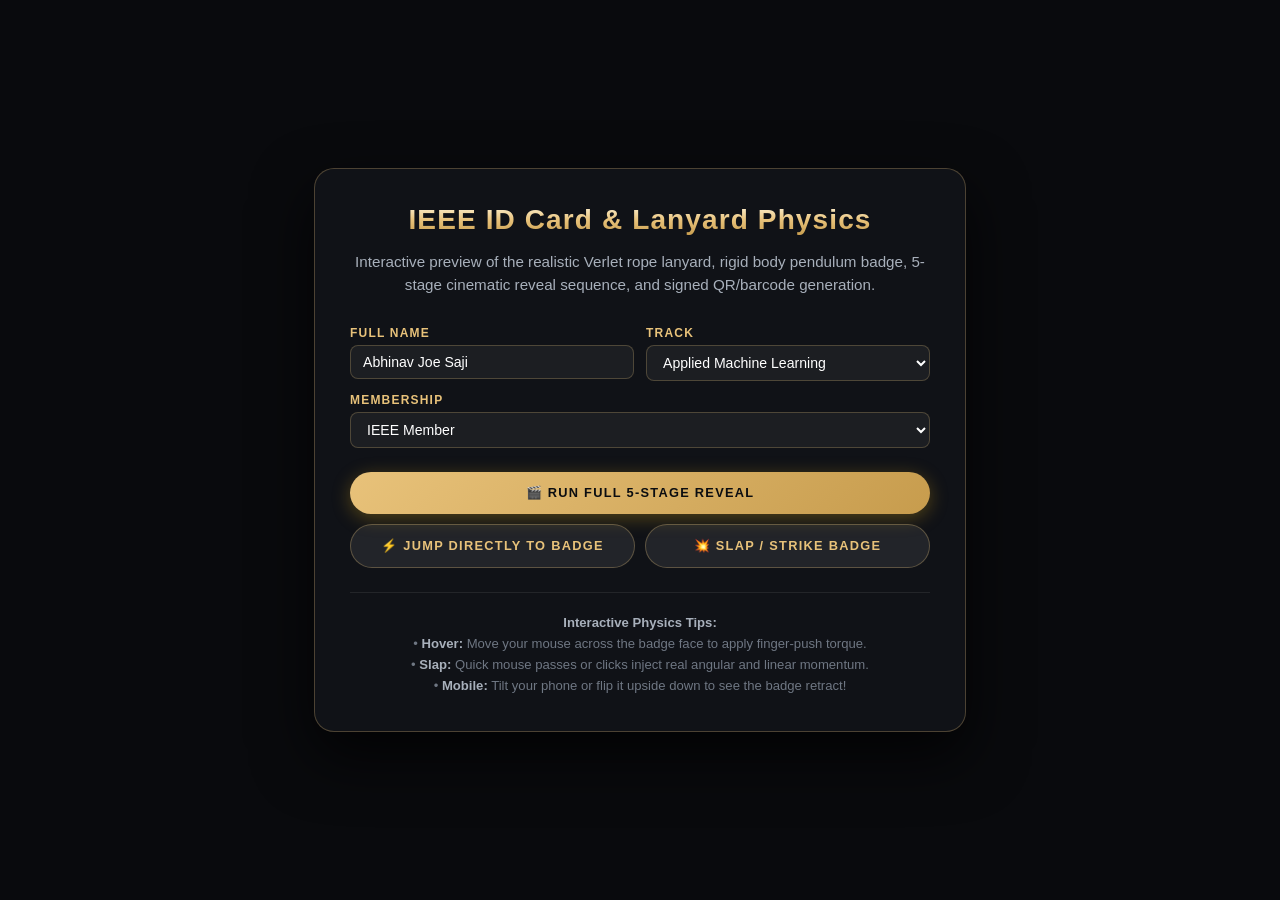
<file: ID card/index.html>
<!DOCTYPE html>
<html lang="en">
<head>
  <meta charset="UTF-8">
  <meta name="viewport" content="width=device-width, initial-scale=1.0">
  <title>Interactive ID Card & Lanyard Physics Demo</title>
  <link rel="stylesheet" href="id-card.css">
  <style>
    /* Demo Playground Host Styles */
    body {
      margin: 0;
      padding: 0;
      background: #090a0d;
      color: #e9ecf1;
      font-family: -apple-system, BlinkMacSystemFont, "Segoe UI", Roboto, sans-serif;
      min-height: 100vh;
      display: flex;
      flex-direction: column;
      align-items: center;
      justify-content: center;
      overflow-x: hidden;
    }

    .demo-panel {
      position: relative;
      z-index: 10;
      background: rgba(18, 20, 26, 0.88);
      border: 1px solid rgba(232, 194, 122, 0.28);
      border-radius: 20px;
      padding: 2.2rem;
      max-width: 580px;
      width: 90%;
      box-shadow: 0 24px 60px rgba(0, 0, 0, 0.75);
      backdrop-filter: blur(16px);
      text-align: center;
    }

    .demo-title {
      margin: 0 0 0.5rem;
      font-size: 1.75rem;
      font-weight: 800;
      letter-spacing: 0.04em;
      background: linear-gradient(180deg, #fff6dd 0%, #e8c27a 50%, #c79c4d 100%);
      -webkit-background-clip: text;
      -webkit-text-fill-color: transparent;
    }

    .demo-desc {
      color: #a8b0bb;
      font-size: 0.95rem;
      line-height: 1.5;
      margin-bottom: 1.8rem;
    }

    .control-grid {
      display: grid;
      grid-template-columns: 1fr 1fr;
      gap: 12px;
      margin-bottom: 1.5rem;
      text-align: left;
    }

    .control-group {
      display: flex;
      flex-direction: column;
      gap: 5px;
    }

    .control-group.full {
      grid-column: 1 / -1;
    }

    .control-group label {
      font-size: 0.75rem;
      font-weight: 700;
      text-transform: uppercase;
      letter-spacing: 0.1em;
      color: #e8c27a;
    }

    .control-group input,
    .control-group select {
      background: rgba(255, 255, 255, 0.05);
      border: 1px solid rgba(232, 194, 122, 0.25);
      border-radius: 8px;
      padding: 8px 12px;
      color: #ffffff;
      font-size: 0.88rem;
    }

    .demo-actions {
      display: flex;
      flex-direction: column;
      gap: 10px;
    }

    .action-row {
      display: flex;
      gap: 10px;
    }

    .btn-demo {
      flex: 1;
      padding: 0.85rem 1.2rem;
      border-radius: 999px;
      font-weight: 700;
      letter-spacing: 0.1em;
      text-transform: uppercase;
      font-size: 0.8rem;
      cursor: pointer;
      border: none;
      transition: all 0.25s ease;
    }

    .btn-demo-primary {
      background: linear-gradient(135deg, #e8c27a 0%, #c79c4d 100%);
      color: #0b0d10;
      box-shadow: 0 4px 18px rgba(212, 160, 23, 0.35);
    }
    .btn-demo-primary:hover {
      transform: translateY(-2px);
      box-shadow: 0 8px 24px rgba(212, 160, 23, 0.5);
    }

    .btn-demo-secondary {
      background: rgba(255, 255, 255, 0.08);
      color: #e8c27a;
      border: 1px solid rgba(232, 194, 122, 0.3);
    }
    .btn-demo-secondary:hover {
      background: rgba(255, 255, 255, 0.14);
      transform: translateY(-2px);
    }

    .instructions {
      margin-top: 1.5rem;
      padding-top: 1.2rem;
      border-top: 1px solid rgba(255, 255, 255, 0.08);
      font-size: 0.82rem;
      color: #6f7783;
      line-height: 1.6;
    }
    .instructions strong {
      color: #a8b0bb;
    }
  </style>
</head>
<body>

  <!-- Demo Launcher Panel -->
  <div class="demo-panel">
    <h1 class="demo-title">IEEE ID Card & Lanyard Physics</h1>
    <p class="demo-desc">
      Interactive preview of the realistic Verlet rope lanyard, rigid body pendulum badge, 
      5-stage cinematic reveal sequence, and signed QR/barcode generation.
    </p>

    <div class="control-grid">
      <div class="control-group">
        <label for="demoName">Full Name</label>
        <input type="text" id="demoName" value="Abhinav Joe Saji">
      </div>
      <div class="control-group">
        <label for="demoTrack">Track</label>
        <select id="demoTrack">
          <option value="Applied Machine Learning" selected>Applied Machine Learning</option>
          <option value="Embedded & IoT Systems">Embedded & IoT Systems</option>
          <option value="Modern Web Engineering">Modern Web Engineering</option>
          <option value="Cybersecurity Foundations">Cybersecurity Foundations</option>
          <option value="Robotics & Control">Robotics & Control</option>
        </select>
      </div>
      <div class="control-group full">
        <label for="demoMember">Membership</label>
        <select id="demoMember">
          <option value="Yes" selected>IEEE Member</option>
          <option value="No">Non-Member</option>
        </select>
      </div>
    </div>

    <div class="demo-actions">
      <button class="btn-demo btn-demo-primary" id="btnLaunchSequence">
        🎬 Run Full 5-Stage Reveal
      </button>
      <div class="action-row">
        <button class="btn-demo btn-demo-secondary" id="btnJumpToComplete">
          ⚡ Jump Directly to Badge
        </button>
        <button class="btn-demo btn-demo-secondary" id="btnStrike">
          💥 Slap / Strike Badge
        </button>
      </div>
    </div>

    <div class="instructions">
      <strong>Interactive Physics Tips:</strong><br>
      • <strong>Hover:</strong> Move your mouse across the badge face to apply finger-push torque.<br>
      • <strong>Slap:</strong> Quick mouse passes or clicks inject real angular and linear momentum.<br>
      • <strong>Mobile:</strong> Tilt your phone or flip it upside down to see the badge retract!
    </div>
  </div>

      <!-- ============================================================
       NEW CYBERNETIC VYORA '26 ID CARD MODAL & LANYARD
       ============================================================ -->
  <div class="id-card-overlay" id="idCardOverlay" role="dialog" aria-modal="true" aria-labelledby="idCardName" hidden>

    <!-- Ambient background bokeh -->
    <div class="id-card-bg" aria-hidden="true">
      <span class="bokeh b1"></span>
      <span class="bokeh b2"></span>
    </div>

    <!-- Stage 4 particle motes -->
    <div class="id-particles" aria-hidden="true">
      <i></i><i></i><i></i><i></i><i></i><i></i><i></i><i></i>
    </div>

    <!-- Close button (×) -->
    <button class="id-card-close" id="idCardClose" aria-label="Close badge">
      <svg width="18" height="18" viewBox="0 0 24 24" fill="none" stroke="currentColor" stroke-width="2.5" stroke-linecap="round" aria-hidden="true">
        <line x1="18" y1="6" x2="6" y2="18"/><line x1="6" y1="6" x2="18" y2="18"/>
      </svg>
    </button>

    <!-- ===== STAGE 1 — INITIATE ===== -->
    <div class="id-stage id-stage-initiate">
      <div class="id-check">
        <svg viewBox="0 0 24 24" fill="none" stroke="currentColor" stroke-width="2.5" stroke-linecap="round" stroke-linejoin="round" aria-hidden="true">
          <path d="M4 12.5 10 18.5 20 6.5"/>
        </svg>
      </div>
      <h2 class="id-stage-title">Registration Confirmed</h2>
      <p class="id-stage-sub">Preparing your event ID card…</p>
    </div>

    <!-- ===== STAGE 2 — GENERATE ===== -->
    <div class="id-stage id-stage-generate">
      <div class="id-wireframe">
        <div class="id-wire-logo">
          <span>VYORA '26</span>
        </div>
        <div class="id-wire-status">SYNTHESIZING PASS…</div>
      </div>
    </div>

    <!-- Lanyard SVG & Rigid Card Swing Structure -->
    <div id="idCardWrapper">
      <div class="id-card-lanyard" id="idCardLanyard" aria-hidden="true">
        <svg class="ly-svg" id="lySvg" xmlns="http://www.w3.org/2000/svg" aria-hidden="true">
          <defs>
            <linearGradient id="lyChrome" x1="0" y1="0" x2="1" y2="0">
              <stop offset="0"   stop-color="#5f6367"/>
              <stop offset=".2"  stop-color="#9aa0a5"/>
              <stop offset=".4"  stop-color="#d9dee2"/>
              <stop offset=".5"  stop-color="#f4f7f9"/>
              <stop offset=".6"  stop-color="#d9dee2"/>
              <stop offset=".8"  stop-color="#9aa0a5"/>
              <stop offset="1"   stop-color="#5f6367"/>
            </linearGradient>
            <filter id="lyMetal" x="-60%" y="-60%" width="220%" height="220%">
              <feDropShadow dx="0" dy="1" stdDeviation="1" flood-color="#000" flood-opacity=".5"/>
            </filter>
          </defs>

          <!-- Back rim of O-ring -->
          <circle class="ly-ring-arc" id="lyRingBackC" r="9"/>

          <!-- 2 Woven cloth strands -->
          <g id="lyStrands">
            <path class="ly-s" id="lyStrandLEdge"   stroke-width="24"/>
            <path class="ly-s" id="lyStrandREdge"   stroke-width="24"/>
            <path class="ly-s" id="lyStrandLMid"    stroke-width="19"/>
            <path class="ly-s" id="lyStrandRMid"    stroke-width="19"/>
            <path class="ly-s" id="lyStrandLCore"   stroke-width="13"/>
            <path class="ly-s" id="lyStrandRCore"   stroke-width="13"/>
            <path class="ly-s" id="lyStrandLSheen"  stroke-width="3"/>
            <path class="ly-s" id="lyStrandRSheen"  stroke-width="3"/>
            <path class="ly-s" id="lyStrandLStitch" stroke-width="1.25"/>
            <path class="ly-s" id="lyStrandRStitch" stroke-width="1.25"/>
          </g>

          <!-- Front rim of O-ring -->
          <path class="ly-ring-arc" id="lyRingFrontC" d="M9,0 A9,9 0 0 1 -9,0"/>

          <!-- Chrome Swivel Lobster-Claw Snap-Hook (clasp loops through slot hole) -->
          <g id="lyHookG">
            <line class="ly-hook" x1="0" y1="-20" x2="0" y2="-9" stroke-width="2.8"/>
            <rect class="ly-hook-fill" x="-4.5" y="-9" width="9" height="9.5" rx="2.5"/>
            <path class="ly-hook" d="M-3,-1 v12 a4,4 0 1 0 7,-3.5" stroke-width="2.8"/>
          </g>
        </svg>
      </div>

      <!-- Container with rigid pendulum swing group -->
      <div class="id-card-container" id="idCardContainer">
        <div class="id-card-swing" id="idCardSwing">
          <article class="id-card" id="idCard">

            <!-- Inside Interior Container (100% contained within yellow area) -->
            <div class="vy-card-interior">
              <div class="vy-card-gloss"></div>

              <!-- 1. Top Brand Row -->
              <div class="vy-top-row">
                <div class="vy-brand">
                  <svg class="vy-diamond" width="18" height="18" viewBox="0 0 32 32" fill="none">
                    <path d="M16 2 30 16 16 30 2 16Z" fill="#000" opacity=".2"/>
                    <path d="M16 2 30 16 16 30 2 16Z" stroke="#000" stroke-width="2.5"/>
                    <circle cx="16" cy="16" r="3.5" fill="#000"/>
                    <line x1="16" y1="2" x2="16" y2="30" stroke="#000" stroke-width="2"/>
                    <line x1="6" y1="16" x2="26" y2="16" stroke="#000" stroke-width="2"/>
                  </svg>
                  <div class="vy-brand-labels">
                    <span>IEEE</span>
                    <span>VJEC SB</span>
                  </div>
                </div>
              </div>

              <!-- 2. Big Pixel Header: VYORA 26 -->
              <div class="vy-title-block">
                <div class="vy-title-text">
                  <span class="vy-char">V</span><span class="vy-char">Y</span><span class="vy-black-hole" aria-label="O"></span><span class="vy-char">R</span><span class="vy-char">A</span>
                </div>
                <div class="vy-year-text">26</div>
                <div class="vy-slogan">IDEAS • PEOPLE • TECH • A BIGGER TOMORROW</div>
              </div>

              <!-- 3. Middle Section -->
              <div class="vy-mid-section">
                <div class="vy-left-side">
                  <div class="vy-side-quote">
                    <span>NOT</span>
                    <span>JUST</span>
                    <span>AN</span>
                    <span>EVENT</span>
                    <span>A</span>
                    <span>MOVEMENT</span>
                  </div>
                  <div class="vy-quote-bar"></div>
                </div>

                <div class="vy-center-avatar">
                  <div class="vy-avatar-frame-border">
                    <div class="vy-avatar-inner">
                      <div class="vy-avatar-circle" id="idCardAvatar">
                        <svg viewBox="0 0 48 48" fill="none">
                          <circle cx="24" cy="18" r="8.5" fill="#1b1b1b"/>
                          <ellipse cx="24" cy="41" rx="14" ry="12.5" fill="#1b1b1b"/>
                        </svg>
                      </div>
                    </div>
                  </div>
                </div>

                <div class="vy-right-side">
                  <div class="vy-slashes">///</div>
                  <div class="vy-vertical-pill" id="idCardRole">PARTICIPANT</div>
                </div>
              </div>

              <!-- 4. Name Box -->
              <div class="vy-name-box">
                <h3 class="vy-name" id="idCardName">Abhin Joe Saji</h3>
                <span class="vy-subrole" id="idCardSubrole">PARTICIPANT</span>
              </div>

              <!-- 5. Bottom Grid -->
              <div class="vy-bottom-grid">
                <div class="vy-info-panel">
                  <div class="vy-info-row">
                    <svg class="vy-icon" viewBox="0 0 24 24" fill="none" stroke="#eaff00" stroke-width="2" stroke-linecap="round" stroke-linejoin="round">
                      <path d="M22 10v6M2 10l10-5 10 5-10 5z"/>
                      <path d="M6 12v5c0 3 6 3 6 3s6 0 6-3v-5"/>
                    </svg>
                    <span class="vy-info-text">VIMAL JYOTHI<br>ENGINEERING COLLEGE</span>
                  </div>
                  <div class="vy-info-row">
                    <svg class="vy-icon" viewBox="0 0 24 24" fill="none" stroke="#eaff00" stroke-width="2" stroke-linecap="round" stroke-linejoin="round">
                      <path d="M17 21v-2a4 4 0 0 0-4-4H5a4 4 0 0 0-4 4v2"/>
                      <circle cx="9" cy="7" r="4"/>
                      <path d="M23 21v-2a4 4 0 0 0-3-3.87"/>
                      <path d="M16 3.13a4 4 0 0 1 0 7.75"/>
                    </svg>
                    <span class="vy-info-text" id="idCardTrack">APPLIED MACHINE<br>LEARNING</span>
                  </div>
                  <div class="vy-info-row">
                    <div class="vy-icon-box">#</div>
                    <span class="vy-info-text vy-id-highlight" id="idCardRegId">ID: VYORA26-PT-0137</span>
                  </div>
                </div>

                <div class="vy-qr-panel">
                  <div class="vy-qr-bracket-frame">
                    <div class="vy-qr-container" id="idCardQr"></div>
                  </div>
                  <div class="vy-qr-subtext">[ SCAN TO VERIFY ]</div>
                </div>
              </div>

              <!-- 6. Footer Slogan -->
              <div class="vy-footer-bar">
                <span class="vy-bracket-l">[&gt;</span>
                <span class="vy-footer-txt">BE A PART OF SOMETHING BIGGER</span>
                <span class="vy-bracket-r">&lt;]</span>
              </div>

            </div> <!-- end .vy-card-interior -->

          </article>
        </div>
      </div>
    </div>

    <!-- STAGE 5 Actions (Positioned cleanly at screen bottom) -->
    <div class="id-card-actions">
      <button class="btn-gold" id="downloadQrBtn" type="button">⬇&nbsp; Download Ticket</button>
      <p class="id-card-hint">Show this badge at the registration desk.</p>
    </div>
  </div>

  <script src="id-card.js"></script>
  <script>
    document.addEventListener('DOMContentLoaded', () => {
      const controller = new IDCard.Controller();

      function getFormData() {
        return {
          name: document.getElementById('demoName').value || 'Abhinav Joe Saji',
          track: document.getElementById('demoTrack').value,
          is_ieee_member: document.getElementById('demoMember').value
        };
      }

      // Launch full sequence
      document.getElementById('btnLaunchSequence').addEventListener('click', () => {
        controller.runSequence(getFormData());
      });

      // Jump directly to complete stage
      document.getElementById('btnJumpToComplete').addEventListener('click', () => {
        controller.populateCard(getFormData());
        const overlay = document.getElementById('idCardOverlay');
        overlay.hidden = false;
        overlay.classList.add('open');
        controller.setStage('stage-complete');
      });

      // Strike / Slap badge
      document.getElementById('btnStrike').addEventListener('click', () => {
        const geom = controller.lanyard.cardGeom();
        if (geom) {
          controller.lanyard.strike(geom.cx + 50, geom.top + 100, 800, 200, 2.2);
        } else {
          // If closed, open first then strike
          controller.populateCard(getFormData());
          const overlay = document.getElementById('idCardOverlay');
          overlay.hidden = false;
          overlay.classList.add('open');
          controller.setStage('stage-complete');
          setTimeout(() => {
            const g = controller.lanyard.cardGeom();
            if (g) controller.lanyard.strike(g.cx + 50, g.top + 100, 800, 200, 2.2);
          }, 300);
        }
      });
    });
  </script>
</body>
</html>
</file>
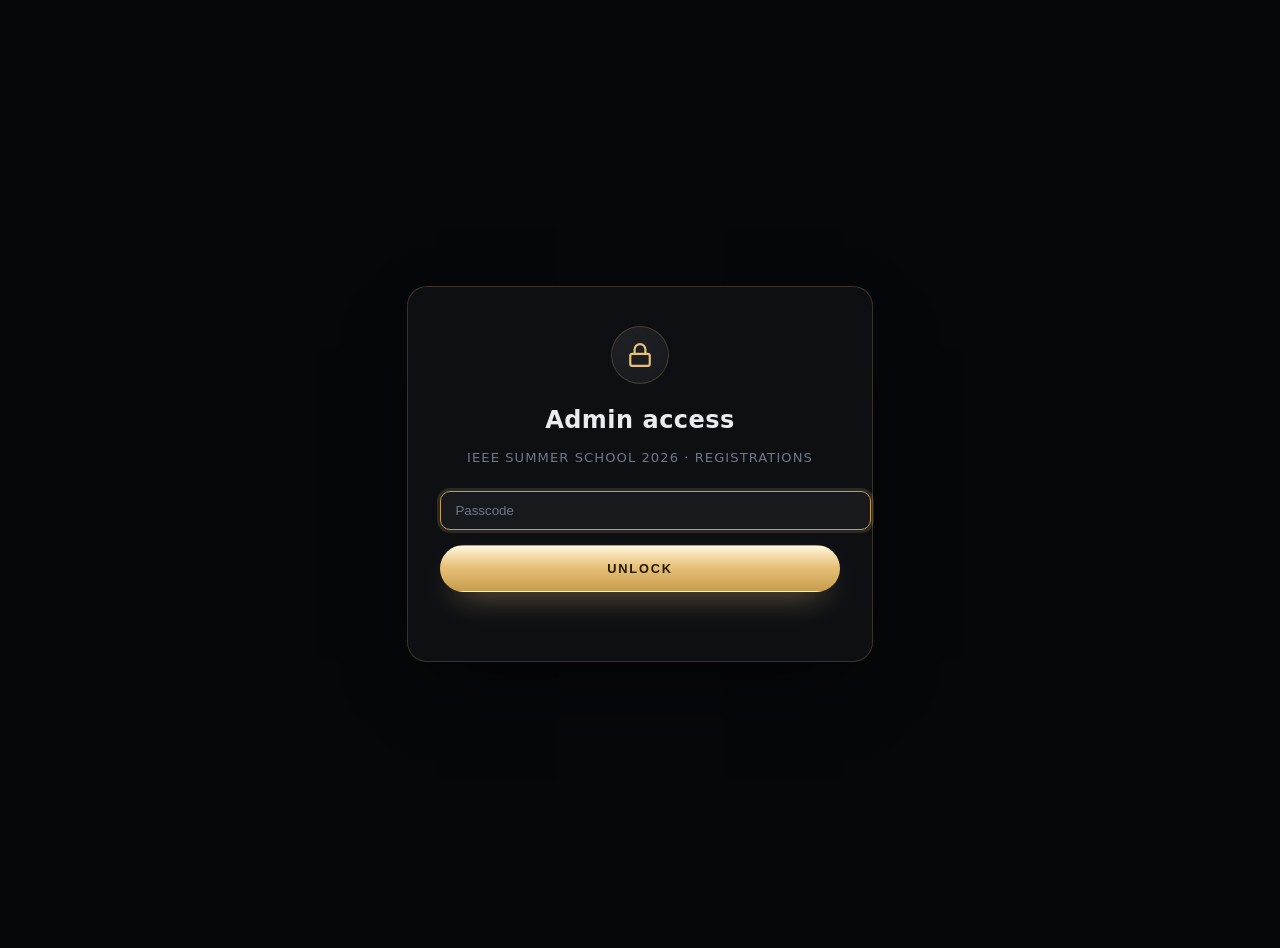
<file: admin.html>
<!DOCTYPE html>
<html lang="en">
<head>
<meta charset="UTF-8">
<meta name="viewport" content="width=device-width, initial-scale=1.0">
<title>Admin · Registrations — IEEE Summer School 2026</title>
<style>
/* theme tokens (mirrors index.html) */
:root{
  --gold-0:#fff6dd; --gold-1:#e8c27a; --gold-2:#c79c4d; --gold-3:#8c6626;
  --ink-0:#06070a; --ink-1:#0d0f13; --ink-2:#14171d; --ink-3:#1e2229; --ink-4:#2b3038;
  --fg:#e9ecf1; --fg-dim:#a8b0bb; --fg-mute:#6f7783;
  --green-1:#3ad07f; --green-2:#149a58; --red-1:#ff6b6b;
  --glass:rgba(255,255,255,.045); --glass-2:rgba(255,255,255,.075);
  --line:rgba(232,194,122,.20); --line-soft:rgba(255,255,255,.08);
  --ease-shutter:cubic-bezier(0.22, 1, 0.36, 1);
  --maxw:1140px;
}
body{
  margin:0; background:var(--ink-0); color:var(--fg);
  font:16px/1.65 ui-sans-serif,system-ui,"Segoe UI",Roboto,Helvetica,Arial,sans-serif;
  -webkit-font-smoothing:antialiased;
}

/* buttons (mirrors index.html) */
.btn{
  --_bg:var(--glass-2);
  position:relative;display:inline-flex;align-items:center;justify-content:center;gap:.6rem;
  padding:.95rem 1.9rem;border-radius:999px;border:1px solid var(--line);
  background:var(--_bg);color:var(--fg);
  font-weight:700;letter-spacing:.14em;text-transform:uppercase;font-size:.8rem;
  cursor:pointer;overflow:hidden;text-decoration:none;
  transition:transform .3s var(--ease-shutter),box-shadow .3s ease,border-color .3s ease,filter .3s ease;
}
.btn:hover{transform:translateY(-2px)}
.btn:active{transform:translateY(0) scale(.985)}
.btn:focus-visible{outline:2px solid var(--gold-1);outline-offset:3px}
.btn-gold{
  --_bg:linear-gradient(180deg,var(--gold-0),var(--gold-1) 45%,var(--gold-2));
  color:#241a06;border-color:transparent;
  box-shadow:0 14px 34px -16px rgba(232,194,122,.75);
}

/* ============================================================
   ADMIN PANEL — organising team only
   ============================================================ */
.admin-app{min-height:100vh;background:var(--ink-0);color:var(--fg);font-size:15px}
.admin-input{
  width:100%;padding:.68rem .9rem;border-radius:10px;
  background:var(--glass);border:1px solid var(--line);
  color:var(--fg);outline:none;
  transition:border-color .2s ease,box-shadow .2s ease;
}
.admin-input::placeholder{color:var(--fg-mute)}
.admin-input:focus{border-color:var(--gold-2);box-shadow:0 0 0 3px rgba(232,194,122,.14)}
.admin-input option{background:var(--ink-2);color:var(--fg)}

/* --- login --- */
.admin-login{min-height:100vh;display:flex;align-items:center;justify-content:center;padding:1.5rem}
.admin-login[hidden]{display:none}
.admin-login-card{
  width:min(400px,100%);text-align:center;
  background:var(--ink-1);border:1px solid var(--line);border-radius:20px;
  padding:2.4rem 2rem;box-shadow:0 30px 80px -30px rgba(0,0,0,.8);
  animation:adminPop .4s var(--ease-shutter);
}
@keyframes adminPop{from{opacity:0;transform:translateY(14px) scale(.98)}}
.admin-lock{
  width:56px;height:56px;margin:0 auto 1.1rem;border-radius:50%;
  display:grid;place-items:center;color:var(--gold-1);
  background:radial-gradient(circle at 30% 25%, var(--glass-2), var(--glass));
  border:1px solid var(--line);
}
.admin-login-card h1{margin:0;font-size:1.5rem;font-weight:800;letter-spacing:.02em}
.admin-login-card p{margin:.4rem 0 1.4rem;color:var(--fg-mute);font-size:.82rem;letter-spacing:.08em;text-transform:uppercase}
.admin-err{color:var(--red-1);font-size:.8rem;min-height:1.2rem;margin-top:.7rem}
.admin-login-card.shake{animation:adminShake .4s ease}
@keyframes adminShake{0%,100%{transform:translateX(0)}20%{transform:translateX(-9px)}40%{transform:translateX(8px)}60%{transform:translateX(-5px)}80%{transform:translateX(3px)}}

/* --- dashboard --- */
.admin-dash{max-width:var(--maxw);margin:0 auto;padding:1.8rem 1.2rem 5rem}
.admin-dash[hidden]{display:none}
.admin-header{display:flex;justify-content:space-between;align-items:flex-end;gap:1rem;flex-wrap:wrap;margin-bottom:1.4rem}
.admin-title{font-size:1.7rem;font-weight:900;letter-spacing:.02em;line-height:1.1}
.admin-sub{color:var(--fg-mute);font-size:.7rem;letter-spacing:.2em;text-transform:uppercase;margin-top:.3rem}
.admin-header-actions{display:flex;gap:.6rem;flex-wrap:wrap}
.admin-header .btn{padding:.6rem 1.05rem;font-size:.72rem}

.admin-stats{display:grid;grid-template-columns:repeat(6,1fr);gap:.8rem;margin-bottom:1.3rem}
.admin-stat{background:var(--glass);border:1px solid var(--line-soft);border-radius:14px;padding:.9rem 1rem}
.admin-stat b{display:block;font-size:1.45rem;font-weight:800;color:var(--gold-0);line-height:1.1}
.admin-stat span{font-size:.6rem;letter-spacing:.16em;text-transform:uppercase;color:var(--fg-mute)}
@media (max-width:900px){.admin-stats{grid-template-columns:repeat(3,1fr)}}
@media (max-width:560px){.admin-stats{grid-template-columns:repeat(2,1fr)}}

.admin-toolbar{display:grid;grid-template-columns:1fr 180px 160px;gap:.8rem;margin-bottom:1.2rem}
@media (max-width:760px){.admin-toolbar{grid-template-columns:1fr}}

.admin-list{display:grid;gap:.9rem}
.admin-empty{
  padding:3.4rem 1.5rem;text-align:center;color:var(--fg-mute);
  border:1px dashed var(--line-soft);border-radius:16px;font-size:.9rem;
}
.admin-card{
  display:grid;grid-template-columns:96px 1fr auto;gap:1.1rem;align-items:start;
  background:var(--glass);border:1px solid var(--line-soft);border-radius:16px;
  padding:1.1rem 1.2rem;
  transition:border-color .2s ease;
}
.admin-card:hover{border-color:var(--line)}
@media (max-width:640px){.admin-card{grid-template-columns:72px 1fr;gap:.9rem}.admin-card .admin-card-actions{grid-column:1/-1}}

.admin-thumb{width:96px;height:96px;object-fit:cover;border-radius:10px;border:1px solid var(--line-soft);cursor:zoom-in;background:var(--ink-2)}
@media (max-width:640px){.admin-thumb{width:72px;height:72px}}
.admin-nothumb{
  width:96px;height:96px;border-radius:10px;border:1px dashed var(--line-soft);
  display:grid;place-items:center;color:var(--fg-mute);font-size:.58rem;letter-spacing:.1em;text-transform:uppercase;text-align:center;padding:.4rem;
}
@media (max-width:640px){.admin-nothumb{width:72px;height:72px}}

.admin-card-name{font-weight:800;font-size:1.02rem;display:flex;align-items:center;gap:.55rem;flex-wrap:wrap}
.admin-card-line{color:var(--fg-dim);font-size:.83rem;margin-top:.25rem;word-break:break-word}
.admin-card-line a{color:var(--gold-1)}
.admin-card-tags{display:flex;gap:.45rem;flex-wrap:wrap;margin-top:.6rem}
.admin-chip{
  font-size:.62rem;letter-spacing:.12em;text-transform:uppercase;
  padding:.28rem .6rem;border-radius:999px;border:1px solid var(--line-soft);
  background:var(--glass);color:var(--fg-dim);
}
.admin-chip.gold{border-color:var(--line);color:var(--gold-1)}
.admin-chip.green{border-color:rgba(58,208,127,.4);color:var(--green-1)}
.admin-chip.red{border-color:rgba(255,107,107,.4);color:var(--red-1)}
.admin-card-note{color:var(--fg-mute);font-size:.78rem;font-style:italic;margin-top:.6rem;border-left:2px solid var(--line);padding-left:.7rem}
.admin-card-time{color:var(--fg-mute);font-size:.68rem;margin-top:.6rem}

.admin-card-actions{display:flex;flex-direction:column;gap:.5rem;align-items:stretch}
@media (max-width:640px){.admin-card-actions{flex-direction:row;flex-wrap:wrap}}
.admin-mini{
  font:inherit;font-size:.68rem;letter-spacing:.1em;text-transform:uppercase;font-weight:700;
  padding:.5rem .8rem;border-radius:9px;cursor:pointer;
  border:1px solid var(--line-soft);background:var(--glass);color:var(--fg-dim);
  transition:all .2s ease;white-space:nowrap;
}
.admin-mini:hover{border-color:var(--line);color:var(--fg)}
.admin-mini.shot{color:var(--fg-dim)}
.admin-mini.delete{border-color:rgba(255,107,107,.35);color:var(--red-1)}
.admin-mini.delete:hover{background:rgba(255,107,107,.12)}

/* --- lightbox --- */
.admin-lightbox{position:fixed;inset:0;z-index:200;display:flex;align-items:center;justify-content:center;padding:1.2rem}
.admin-lightbox[hidden]{display:none}
.admin-lb-backdrop{position:absolute;inset:0;background:rgba(3,4,6,.9);backdrop-filter:blur(6px)}
.admin-lb-card{
  position:relative;z-index:1;width:min(860px,100%);max-height:92vh;display:flex;flex-direction:column;
  background:var(--ink-1);border:1px solid var(--line);border-radius:18px;overflow:hidden;
  box-shadow:0 40px 100px -30px rgba(0,0,0,.9);
  animation:adminPop .3s var(--ease-shutter);
}
.admin-lb-head{display:flex;justify-content:space-between;align-items:center;gap:1rem;padding:.9rem 1.2rem;border-bottom:1px solid var(--line-soft)}
.admin-lb-meta{font-size:.85rem;color:var(--fg-dim)}
.admin-lb-meta b{color:var(--gold-0)}
.admin-lb-close{background:none;border:none;color:var(--fg-mute);font-size:1.7rem;cursor:pointer;line-height:1;padding:.1rem .4rem}
.admin-lb-close:hover{color:var(--fg)}
.admin-lb-body{position:relative;flex:1;min-height:0;display:flex;align-items:center;justify-content:center;background:var(--ink-0);padding:1rem}
.admin-lb-body img{max-width:100%;max-height:62vh;object-fit:contain;border-radius:8px}
.admin-lb-nav{
  position:absolute;top:50%;transform:translateY(-50%);
  width:42px;height:42px;border-radius:50%;cursor:pointer;font-size:1.5rem;line-height:1;
  border:1px solid var(--line);background:rgba(20,23,29,.85);color:var(--fg);
  transition:background .2s ease;
}
.admin-lb-nav:hover{background:var(--ink-3)}
.admin-lb-nav.prev{left:.8rem}
.admin-lb-nav.next{right:.8rem}
.admin-lb-nav:disabled{opacity:.3;cursor:default}
.admin-lb-actions{display:flex;justify-content:center;gap:.8rem;padding:1rem;border-top:1px solid var(--line-soft)}
</style>
</head>
<body>

<div id="adminApp" class="admin-app">

  <!-- Login view -->
  <div class="admin-login" id="adminLoginView">
    <form class="admin-login-card" id="adminLoginForm" autocomplete="off">
      <div class="admin-lock" aria-hidden="true">
        <svg width="26" height="26" viewBox="0 0 24 24" fill="none" stroke="currentColor" stroke-width="2" stroke-linecap="round" stroke-linejoin="round">
          <rect x="3" y="11" width="18" height="11" rx="2"/><path d="M7 11V7a5 5 0 0 1 10 0v4"/>
        </svg>
      </div>
      <h1>Admin access</h1>
      <p>IEEE Summer School 2026 · Registrations</p>
      <input type="password" id="adminPassInput" class="admin-input" placeholder="Passcode" aria-label="Admin passcode" autocomplete="off" spellcheck="false">
      <button type="submit" class="btn btn-gold" style="width:100%;margin-top:.9rem">Unlock</button>
      <div class="admin-err" id="adminLoginErr" role="alert"></div>
    </form>
  </div>

  <!-- Dashboard view -->
  <div class="admin-dash" id="adminDashView" hidden>
    <header class="admin-header">
      <div>
        <div class="admin-title">Registrations</div>
        <div class="admin-sub">IEEE Summer School 2026 · Admin panel</div>
      </div>
      <div class="admin-header-actions">
        <button class="btn" id="adminRefreshBtn" type="button">Refresh</button>
        <button class="btn btn-gold" id="adminCsvBtn" type="button">Export CSV</button>
        <button class="btn" id="adminLogoutBtn" type="button">Log out</button>
      </div>
    </header>

    <div class="admin-stats" id="adminStats"></div>

    <div class="admin-toolbar">
      <input type="search" id="adminSearch" class="admin-input" placeholder="Search name, email or phone…" aria-label="Search registrations">
    </div>

    <div class="admin-list" id="adminList"></div>
  </div>

  <!-- Screenshot lightbox -->
  <div class="admin-lightbox" id="adminLightbox" hidden role="dialog" aria-modal="true" aria-label="Payment screenshot">
    <div class="admin-lb-backdrop" id="adminLbBackdrop"></div>
    <div class="admin-lb-card">
      <div class="admin-lb-head">
        <div class="admin-lb-meta" id="adminLbMeta"></div>
        <button class="admin-lb-close" id="adminLbClose" aria-label="Close viewer">&times;</button>
      </div>
      <div class="admin-lb-body">
        <button class="admin-lb-nav prev" id="adminLbPrev" aria-label="Previous screenshot">‹</button>
        <img id="adminLbImg" alt="Payment screenshot">
        <button class="admin-lb-nav next" id="adminLbNext" aria-label="Next screenshot">›</button>
      </div>
      <div class="admin-lb-actions">
        <!-- No verify button — verification happens at registration time -->
      </div>
    </div>
  </div>

</div>

<script>
/* ==========================================================
   ADMIN APP — organising-team panel.
   Reads the registrations the public form stored in localStorage
   and lets the team review payment screenshots.

   DEFAULT PASSCODE: ieee2026admin
   To change it: generate a SHA-256 hex digest of the new
   passcode (e.g. `echo -n "newpass" | sha256sum`) and paste it
   into PASS_HASH below. Never store the plain passcode here.
   ========================================================== */
window.AdminApp = (() => {
  'use strict';

  const PASS_HASH   = 'f1071b938bd3b8f26d153150f1addb37c28e0b63bed569cca955c9f68d2e1c76'; // sha-256 of 'ieee2026admin'
  const SESSION_KEY = 'ieee-admin-authed';
  const STORE_KEY   = 'registrations';

  const $ = id => document.getElementById(id);
  const esc = s => String(s ?? '').replace(/[&<>"']/g, c => ({
    '&':'&amp;','<':'&lt;','>':'&gt;','"':'&quot;',"'":'&#39;'
  }[c]));

  const els = {};
  let regs          = [];
  let lbList        = [];   // screenshot-enabled entries, for lightbox navigation
  let lbIndex       = -1;
  let lightboxOpen  = false;

  async function sha256Hex(str) {
    const buf = await crypto.subtle.digest('SHA-256', new TextEncoder().encode(str));
    return [...new Uint8Array(buf)].map(b => b.toString(16).padStart(2, '0')).join('');
  }

  function load() {
    try { const r = JSON.parse(localStorage.getItem(STORE_KEY) || '[]'); return Array.isArray(r) ? r : []; }
    catch (_) { return []; }
  }
  function save() { localStorage.setItem(STORE_KEY, JSON.stringify(regs)); }

  const fmtTime = ts => {
    try { return new Date(ts).toLocaleString(); } catch (_) { return ts || ''; }
  };

  const PAY_LABEL = { upi: 'UPI', cash: 'Cash on arrival', bank: 'Bank transfer' };
  const payLabel = m => PAY_LABEL[m] || (m ? m.charAt(0).toUpperCase() + m.slice(1) : '—');

  function renderStats() {
    const total    = regs.length;
    const shots    = regs.filter(r => r.screenshot).length;
    const perTrack = {};
    regs.forEach(r => { perTrack[r.track || '—'] = (perTrack[r.track || '—'] || 0) + 1; });
    const topTrack = Object.entries(perTrack).sort((a, b) => b[1] - a[1])[0];
    els.stats.innerHTML = `
      <div class="admin-stat"><b>${total}</b><span>Registered</span></div>
      <div class="admin-stat"><b>${shots}</b><span>Screenshots attached</span></div>
      <div class="admin-stat"><b>${Object.keys(perTrack).length}</b><span>Tracks filled</span></div>
      <div class="admin-stat"><b>${topTrack ? topTrack[1] : 0}</b><span>Top track${topTrack ? ' · ' + esc(topTrack[0]) : ''}</span></div>`;
  }

  function filtered() {
    const q = (els.search.value || '').trim().toLowerCase();
    return regs.filter(r => {
      if (q) {
        const hay = `${r.name} ${r.email} ${r.phone} ${r.track}`.toLowerCase();
        if (!hay.includes(q)) return false;
      }
      return true;
    });
  }

  function cardHTML(r) {
    const i = regs.indexOf(r);
    const shot = r.screenshot
      ? `<img class="admin-thumb" src="${r.screenshot}" alt="Payment screenshot" data-i="${i}" role="button" aria-label="Open payment screenshot">`
      : `<div class="admin-nothumb">No screenshot</div>`;
    return `
      <article class="admin-card" data-i="${i}">
        ${shot}
        <div>
          <div class="admin-card-name">${esc(r.name)}</div>
          <div class="admin-card-line">
            <a href="mailto:${esc(r.email)}">${esc(r.email)}</a> · <a href="tel:${esc(r.phone)}">${esc(r.phone)}</a>
          </div>
          <div class="admin-card-tags">
            <span class="admin-chip gold">${esc(r.track)}</span>
            <span class="admin-chip">${payLabel(r.paymentMethod)}</span>
            ${r.ieeeMember ? `<span class="admin-chip gold">IEEE · ${esc(r.ieeeId)}</span>` : '<span class="admin-chip">Non-IEEE</span>'}
            ${r.note ? `<span class="admin-chip red" style="border-color:rgba(232,194,122,.3)">Note</span>` : ''}
          </div>
          ${r.note ? `<div class="admin-card-note">${esc(r.note)}</div>` : ''}
          <div class="admin-card-time">Registered ${esc(fmtTime(r.ts))} · ID ${esc(r.id)}</div>
        </div>
        <div class="admin-card-actions">
          ${r.screenshot ? `<button class="admin-mini shot" data-i="${i}" type="button">View shot</button>` : ''}
          <button class="admin-mini delete" data-i="${i}" type="button">Delete</button>
        </div>
      </article>`;
  }

  function renderList() {
    const items = filtered();
    lbList = regs.filter(r => r.screenshot);
    if (!items.length) {
      els.list.innerHTML = `<div class="admin-empty">${regs.length ? 'No registrations match the current filters.' : 'No registrations yet. They will appear here as students sign up.'}</div>`;
      return;
    }
    els.list.innerHTML = items.slice().reverse().map(cardHTML).join('');
  }

  function render() { renderStats(); renderList(); }

  function openLightbox(idx) {
    const r = lbList[idx];
    if (!r) return;
    lbIndex = idx;
    $('adminLbImg').src = r.screenshot;
    $('adminLbMeta').innerHTML =
      `<b>${esc(r.name)}</b> · ${esc(payLabel(r.paymentMethod))} · ${esc(r.track)} · ${esc(fmtTime(r.ts))}`;
    $('adminLbPrev').disabled = idx <= 0;
    $('adminLbNext').disabled = idx >= lbList.length - 1;
    els.lightbox.hidden = false;
    lightboxOpen = true;
  }
  function closeLightbox() { els.lightbox.hidden = true; lightboxOpen = false; }

  function exportCSV() {
    const header = ['ID','Registered','Name','Email','Phone','Track','IEEE member','IEEE ID','Payment method','Note'];
    const rows = regs.map(r => [
      r.id, fmtTime(r.ts), r.name, r.email, r.phone, r.track,
      r.ieeeMember ? 'Yes' : 'No', r.ieeeId || '', payLabel(r.paymentMethod), r.note || ''
    ]);
    const csv = [header, ...rows]
      .map(row => row.map(c => `"${String(c ?? '').replace(/"/g, '""')}`).join(','))
      .join('\r\n');
    const blob = new Blob(['\ufeff' + csv], { type: 'text/csv;charset=utf-8;' });
    const a = document.createElement('a');
    a.href = URL.createObjectURL(blob);
    a.download = `ieee-summer-school-registrations-${new Date().toISOString().slice(0, 10)}.csv`;
    document.body.appendChild(a);
    a.click();
    a.remove();
    URL.revokeObjectURL(a.href);
  }

  function showDash() {
    els.loginView.hidden = true;
    els.dashView.hidden = false;
    render();
    window.scrollTo(0, 0);
  }

  function showLogin() {
    els.dashView.hidden = true;
    els.loginView.hidden = false;
    setTimeout(() => els.passInput.focus(), 60);
  }

  function init() {
    els.root         = $('adminApp');
    els.loginView    = $('adminLoginView');
    els.dashView     = $('adminDashView');
    els.loginForm    = $('adminLoginForm');
    els.passInput    = $('adminPassInput');
    els.loginErr     = $('adminLoginErr');
    els.logoutBtn    = $('adminLogoutBtn');
    els.csvBtn       = $('adminCsvBtn');
    els.refreshBtn   = $('adminRefreshBtn');
    els.stats        = $('adminStats');
    els.search       = $('adminSearch');
    els.list         = $('adminList');
    els.lightbox     = $('adminLightbox');

    if (!els.root) return;
    els.root.hidden = false;

    /* ---- login ---- */
    const attemptLogin = async () => {
      els.loginErr.textContent = '';
      try {
        const h = await sha256Hex(els.passInput.value || '');
        if (h === PASS_HASH) {
          sessionStorage.setItem(SESSION_KEY, '1');
          els.passInput.value = '';
          showDash();
        } else {
          els.loginErr.textContent = 'Incorrect passcode.';
          els.loginForm.classList.remove('shake');
          void els.loginForm.offsetWidth;         // restart the shake animation
          els.loginForm.classList.add('shake');
          els.passInput.select();
        }
      } catch (_) {
        els.loginErr.textContent = 'Login unavailable in this browser.';
      }
    };
    els.loginForm.addEventListener('submit', async e => {
      e.preventDefault();
      await attemptLogin();
    });
    // Pressing Enter anywhere in the login card submits even if the
    // browser's native submit-on-Enter is flaky around password fields.
    els.loginForm.addEventListener('keydown', e => {
      if (e.key === 'Enter') { e.preventDefault(); attemptLogin(); }
    });
    els.logoutBtn.addEventListener('click', () => {
      sessionStorage.removeItem(SESSION_KEY);
      closeLightbox();
      showLogin();
    });

    /* ---- toolbar ---- */
    els.search.addEventListener('input', renderList);
    els.refreshBtn.addEventListener('click', () => { regs = load(); render(); });
    els.csvBtn.addEventListener('click', exportCSV);

    /* ---- list interactions (delegated) ---- */
    els.list.addEventListener('click', e => {
      const btn = e.target.closest('button.admin-mini');
      if (btn) {
        const i = +btn.dataset.i;
        if (btn.classList.contains('delete')) {
          const r = regs[i];
          if (r && confirm(`Delete registration for ${r.name}? This cannot be undone.`)) {
            regs.splice(i, 1);
            save();
            render();
          }
        } else if (btn.classList.contains('shot')) {
          const idx = lbList.indexOf(regs[i]);
          if (idx !== -1) openLightbox(idx);
        }
        return;
      }
      const img = e.target.closest('.admin-thumb');
      if (img) {
        const idx = lbList.indexOf(regs[+img.dataset.i]);
        if (idx !== -1) openLightbox(idx);
      }
    });

    /* ---- lightbox ---- */
    $('adminLbClose').addEventListener('click', closeLightbox);
    $('adminLbBackdrop').addEventListener('click', closeLightbox);
    $('adminLbPrev').addEventListener('click', () => { if (lbIndex > 0) openLightbox(lbIndex - 1); });
    $('adminLbNext').addEventListener('click', () => { if (lbIndex < lbList.length - 1) openLightbox(lbIndex + 1); });
    document.addEventListener('keydown', e => {
      if (!lightboxOpen) return;
      if (e.key === 'Escape') closeLightbox();
      else if (e.key === 'ArrowLeft'  && lbIndex > 0) openLightbox(lbIndex - 1);
      else if (e.key === 'ArrowRight' && lbIndex < lbList.length - 1) openLightbox(lbIndex + 1);
    });

    /* ---- initial view ---- */
    regs = load();
    if (sessionStorage.getItem(SESSION_KEY) === '1') showDash();
    else showLogin();
  }

  return { init };
})();

window.AdminApp.init();
</script>
</body>
</html>
</file>
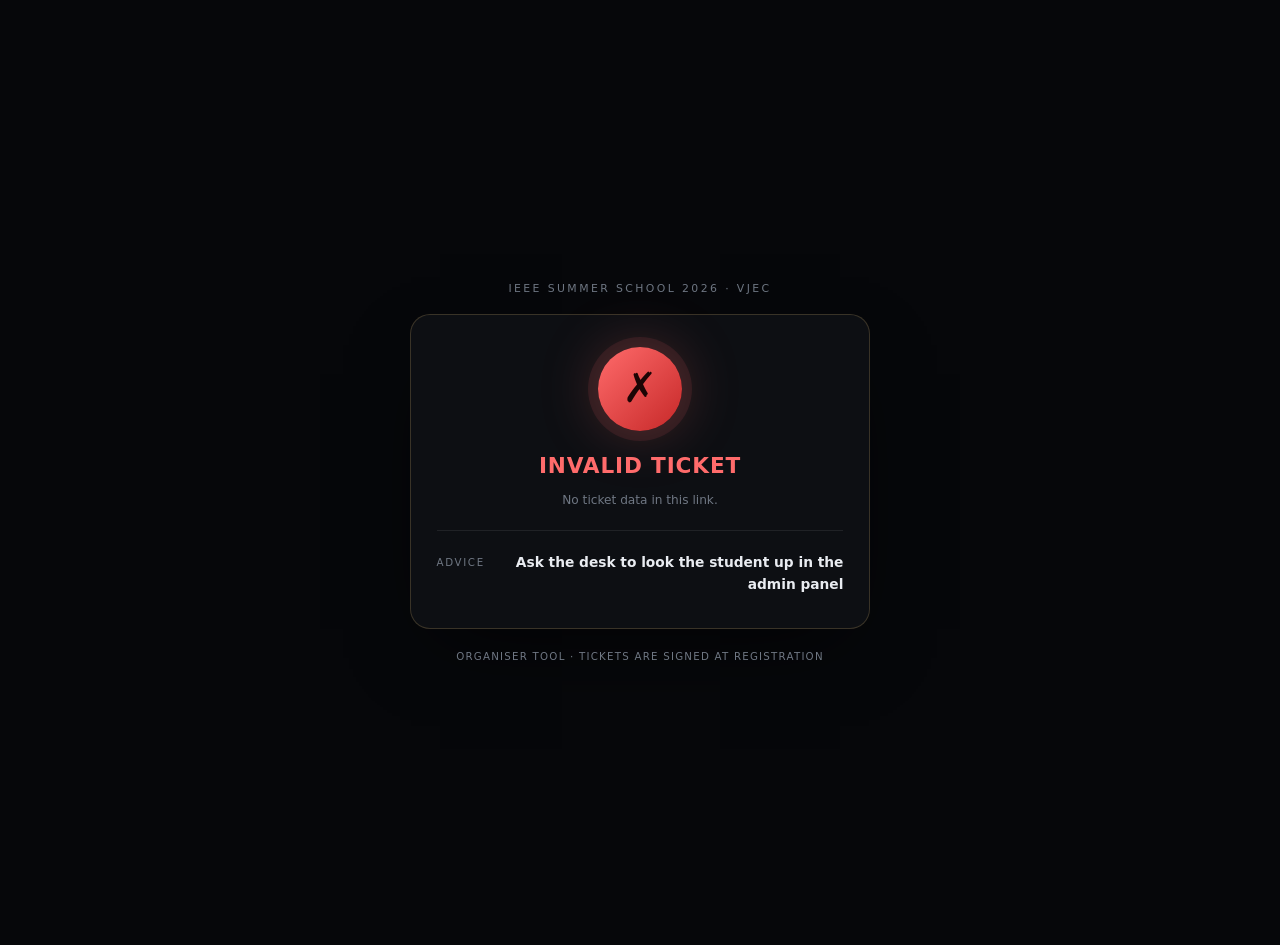
<file: check.html>
<!DOCTYPE html>
<html lang="en">
<head>
<meta charset="UTF-8">
<meta name="viewport" content="width=device-width, initial-scale=1.0">
<title>Ticket check — IEEE Summer School 2026</title>
<style>
/* theme tokens (mirrors index.html) */
:root{
  --gold-0:#fff6dd; --gold-1:#e8c27a; --gold-2:#c79c4d; --gold-3:#8c6626;
  --ink-0:#06070a; --ink-1:#0d0f13; --ink-2:#14171d; --ink-3:#1e2229; --ink-4:#2b3038;
  --fg:#e9ecf1; --fg-dim:#a8b0bb; --fg-mute:#6f7783;
  --green-1:#3ad07f; --green-2:#149a58; --red-1:#ff6b6b;
  --glass:rgba(255,255,255,.045); --glass-2:rgba(255,255,255,.075);
  --line:rgba(232,194,122,.20); --line-soft:rgba(255,255,255,.08);
  --ease-shutter:cubic-bezier(0.22, 1, 0.36, 1);
  --maxw:1140px;
}
body{
  margin:0; background:var(--ink-0); color:var(--fg);
  font:16px/1.65 ui-sans-serif,system-ui,"Segoe UI",Roboto,Helvetica,Arial,sans-serif;
  -webkit-font-smoothing:antialiased;
}
@keyframes adminPop{from{opacity:0;transform:translateY(14px) scale(.98)}}

/* ============================================================
   TICKET CHECKER — QR scan landing page for hosts
   ============================================================ */
.check-app{min-height:100vh;background:var(--ink-0);color:var(--fg);display:flex;flex-direction:column;align-items:center;justify-content:center;padding:1.4rem;font-size:15px}
.check-wrap{width:min(460px,100%);display:flex;flex-direction:column;gap:1rem}
.check-brand{font-size:.68rem;letter-spacing:.22em;text-transform:uppercase;color:var(--fg-mute);text-align:center}
.check-foot{font-size:.64rem;letter-spacing:.12em;text-transform:uppercase;color:var(--fg-mute);text-align:center;margin-top:.2rem}
.check-card{
  background:var(--ink-1);border:1px solid var(--line);border-radius:20px;
  padding:2rem 1.6rem;text-align:center;
  box-shadow:0 30px 80px -30px rgba(0,0,0,.8);
  animation:adminPop .4s var(--ease-shutter);
}
.check-loading{color:var(--fg-mute);font-size:.9rem;letter-spacing:.06em}
.check-icon{
  width:84px;height:84px;border-radius:50%;margin:0 auto 1.1rem;
  display:grid;place-items:center;font-size:2.6rem;font-weight:900;
}
.check-icon.ok{
  color:#04140c;background:linear-gradient(135deg,#3ad07f,#149a58);
  box-shadow:0 0 0 10px rgba(58,208,127,.12),0 0 60px rgba(58,208,127,.35);
}
.check-icon.bad{
  color:#1c0505;background:linear-gradient(135deg,#ff6b6b,#c62828);
  box-shadow:0 0 0 10px rgba(255,107,107,.1),0 0 60px rgba(255,107,107,.28);
}
.check-verdict{font-size:1.35rem;font-weight:900;letter-spacing:.04em}
.check-verdict.ok{color:var(--green-1)}
.check-verdict.bad{color:var(--red-1)}
.check-sub{color:var(--fg-mute);font-size:.76rem;margin-top:.35rem}
.check-details{
  margin-top:1.3rem;text-align:left;display:grid;gap:.55rem;
  border-top:1px solid var(--line-soft);padding-top:1.2rem;
}
.check-row{display:flex;justify-content:space-between;gap:1rem;font-size:.86rem}
.check-row span:first-child{color:var(--fg-mute);font-size:.64rem;letter-spacing:.16em;text-transform:uppercase;padding-top:.2rem;white-space:nowrap}
.check-row span:last-child{color:var(--fg);font-weight:600;text-align:right;word-break:break-word}
.check-paid{color:var(--green-1)!important;font-weight:800!important}
</style>
</head>
<body>

<div id="checkApp" class="check-app">
  <div class="check-wrap">
    <div class="check-brand">IEEE Summer School 2026 · VJEC</div>
    <div class="check-card" id="checkResult">
      <div class="check-loading">Checking ticket…</div>
    </div>
    <div class="check-foot">Organiser tool · tickets are signed at registration</div>
  </div>
</div>

<script src="ticket.js"></script>
<script>
/* ==========================================================
   CHECK APP — ticket verifier the event host lands on after
   scanning a participant's QR (check.html?d=<payload>).
   ========================================================== */
(() => {
  'use strict';
  const $ = id => document.getElementById(id);
  const esc = s => String(s ?? '').replace(/[&<>"']/g, c => ({
    '&':'&amp;','<':'&lt;','>':'&gt;','"':'&quot;',"'":'&#39;'
  }[c]));
  const fmtDate = ms => { try { return new Date(ms).toLocaleString(); } catch (_) { return '—'; } };

  function renderValid(t) {
    $('checkResult').innerHTML = `
      <div class="check-icon ok" aria-hidden="true">✓</div>
      <div class="check-verdict ok">VALID TICKET</div>
      <div class="check-sub">Registered &amp; payment confirmed</div>
      <div class="check-details">
        <div class="check-row"><span>Name</span><span>${esc(t.name)}</span></div>
        <div class="check-row"><span>Reg ID</span><span>${esc(t.regId)}</span></div>
        <div class="check-row"><span>Track</span><span>${esc(t.track)}</span></div>
        <div class="check-row"><span>Member</span><span>${t.member ? 'IEEE Member' : 'Non-Member'}</span></div>
        <div class="check-row"><span>Payment</span><span class="check-paid">PAID · UPI</span></div>
        <div class="check-row"><span>Registered</span><span>${esc(fmtDate(t.ts))}</span></div>
      </div>`;
  }

  function renderInvalid(reason) {
    $('checkResult').innerHTML = `
      <div class="check-icon bad" aria-hidden="true">✗</div>
      <div class="check-verdict bad">INVALID TICKET</div>
      <div class="check-sub">${esc(reason || 'This QR could not be verified.')}</div>
      <div class="check-details">
        <div class="check-row"><span>Advice</span><span>Ask the desk to look the student up in the admin panel</span></div>
      </div>`;
  }

  // Accept ?d= in the query string (QR canonical form) or #check?d= (legacy hash form).
  const d = new URLSearchParams(location.search).get('d')
         || new URLSearchParams((location.hash.split('?')[1] || '')).get('d');

  if (!d) { renderInvalid('No ticket data in this link.'); }
  else {
    window.Ticket.verify(d)
      .then(res => res.ok ? renderValid(res.ticket) : renderInvalid(res.reason))
      .catch(() => renderInvalid('Verification failed — please rescan.'));
  }
})();
</script>
</body>
</html>
</file>
<file: ID card/id-card.css>
/* ============================================================
   IEEE ID CARD COMPONENT — VYORA '26 CYBERNETIC BADGE
   ============================================================ */

:root {
  --gold-0: #fff6dd;
  --gold-1: #e8c27a;
  --gold-2: #c79c4d;
  --gold-3: #8c6626;
  --cyber-yellow: #eaff00;
  --ink-0: #06070a;
  --ink-1: #0d0f13;
  --ink-2: #14171d;

  /* Card dimensions: 1024x1536 aspect ratio */
  --card-w: clamp(280px, 31vw, 340px);
  --badge-drop: clamp(24px, 5vh, 48px);
}

/* ============================================================
   1. OVERLAY & SUITABLE WEBSITE STAGE BACKGROUND
   Deep dark slate with frosted glass blur & golden spotlight
   ============================================================ */

.id-card-overlay {
  position: fixed;
  inset: 0;
  z-index: 65;
  display: flex;
  flex-direction: column;
  align-items: center;
  justify-content: center;
  padding: 0;
  margin: 0;
  overflow: hidden;
  pointer-events: none;
  background:
    /* Fine CRT scanlines */
    repeating-linear-gradient(0deg, rgba(0, 0, 0, 0.4) 0 1px, transparent 1px 3px),
    /* Soft golden/amber halo behind the card */
    radial-gradient(circle at 50% 38%, rgba(234, 255, 0, 0.12) 0%, rgba(212, 160, 23, 0.04) 45%, transparent 70%),
    /* Deep frosted slate metal matching the website palette */
    radial-gradient(ellipse at 50% 50%, rgba(14, 18, 24, 0.88) 0%, rgba(7, 9, 12, 0.95) 75%, #030406 100%);
  backdrop-filter: blur(16px);
  -webkit-backdrop-filter: blur(16px);
  opacity: 0;
  transition: opacity 0.35s ease;
}

.id-card-overlay.open {
  opacity: 1;
  pointer-events: auto;
}

.id-card-overlay[hidden] {
  display: none;
}

/* Ambient Bokeh Floating Orbs */
.id-card-bg {
  position: absolute;
  inset: 0;
  pointer-events: none;
  overflow: hidden;
  z-index: 1;
}

.bokeh {
  position: absolute;
  border-radius: 50%;
  filter: blur(60px);
  opacity: 0.10;
}

.b1 {
  width: 460px; height: 460px;
  background: radial-gradient(circle, #f3ef35 0%, #c79c4d 60%, transparent 80%);
  top: -10%; left: 35%;
}

.b2 {
  width: 340px; height: 340px;
  background: radial-gradient(circle, #ffd51e 0%, transparent 75%);
  bottom: 10%; right: 20%;
}

/* Close Button (×) */
.id-card-close {
  position: fixed;
  top: 24px;
  right: 28px;
  z-index: 120;
  width: 44px;
  height: 44px;
  border-radius: 50%;
  display: flex;
  align-items: center;
  justify-content: center;
  background: rgba(12, 15, 20, 0.85);
  border: 1.5px solid rgba(234, 255, 0, 0.5);
  color: #eaff00;
  cursor: pointer;
  opacity: 0;
  pointer-events: none;
  transition: background 0.2s ease, transform 0.25s ease, opacity 0.4s ease;
  box-shadow: 0 4px 20px rgba(0, 0, 0, 0.7);
}

.stage-reveal .id-card-close,
.stage-enhance .id-card-close,
.stage-complete .id-card-close {
  opacity: 1;
  pointer-events: auto;
}

.id-card-close:hover {
  background: rgba(230, 40, 23, 0.4);
  border-color: #ff4734;
  color: #ffffff;
  transform: rotate(90deg) scale(1.08);
}

/* ============================================================
   2. LANYARD & ROPE (SVG Verlet Physics)
   ============================================================ */

#idCardWrapper {
  position: fixed;
  inset: 0;
  width: 100vw;
  height: 100vh;
  pointer-events: none;
  overflow: hidden;
  display: flex;
  flex-direction: column;
  align-items: center;
  justify-content: center;
  z-index: 10;
}

.id-card-lanyard {
  position: fixed;
  inset: 0;
  width: 100vw;
  height: 100vh;
  z-index: 30; /* Higher than .id-card-container so the hook clips IN FRONT */
  pointer-events: none;
  overflow: visible;
  opacity: 0;
  transition: opacity 0.4s ease;
}

.stage-reveal .id-card-lanyard,
.stage-enhance .id-card-lanyard,
.stage-complete .id-card-lanyard {
  opacity: 1;
}

.ly-svg {
  position: absolute;
  inset: 0;
  width: 100%;
  height: 100%;
  overflow: visible;
  display: block;
}

/* Woven cloth strands */
.ly-s {
  fill: none;
  stroke-linecap: round;
  stroke-linejoin: round;
}

#lyStrandLEdge, #lyStrandREdge { stroke: #0a1f16; }
#lyStrandLMid,  #lyStrandRMid  { stroke: #0d4a34; }
#lyStrandLCore, #lyStrandRCore { stroke: #12825b; }
#lyStrandLSheen,#lyStrandRSheen{ stroke: rgba(194, 255, 221, 0.25); }
#lyStrandLStitch,#lyStrandRStitch{ stroke: rgba(234, 255, 0, 0.5); stroke-dasharray: 4 6; }

/* Chrome O-Ring Rims + Swivel Snap-Hook */
.ly-ring-arc {
  fill: none;
  stroke: url(#lyChrome);
  stroke-width: 3.6;
  filter: url(#lyMetal);
}

.ly-hook {
  stroke: url(#lyChrome);
  fill: none;
  filter: url(#lyMetal);
}

.ly-hook-fill {
  fill: url(#lyChrome);
  stroke: #2c2f33;
  stroke-width: 0.6;
  filter: url(#lyMetal);
}

/* ============================================================
   3. CONTAINER & RIGID BODY PENDULUM
   ============================================================ */

.id-card-container {
  display: flex;
  flex-direction: column;
  align-items: center;
  width: var(--card-w);
  margin: 0 auto;
  position: relative;
  top: var(--badge-drop);
  z-index: 20;
  transform: translateY(-150vh);
  opacity: 1;
}

.stage-reveal .id-card-container,
.stage-enhance .id-card-container,
.stage-complete .id-card-container {
  transform: translateY(0);
}

/* Pivot is placed at the punch hole center (35px from card top) */
.id-card-swing {
  position: relative;
  transform-origin: 50% 35px;
  will-change: transform;
}

/* ============================================================
   4. THE CYBERNETIC VYORA '26 ID CARD (Clean Pixel-Perfect Layout)
   ============================================================ */

.id-card {
  width: var(--card-w);
  aspect-ratio: 1024 / 1536;
  position: relative;
  display: block;
  background-image: url('assets/ID card bg(new).png');
  background-size: 100% 100%;
  background-position: center;
  background-repeat: no-repeat;
  background-color: transparent !important;
  border: none !important;
  box-shadow: none !important;
  border-radius: 0 !important;
  overflow: visible;
  padding: 0;
  margin: 0;
  box-sizing: border-box;
  transform-origin: 50% 35px;
  backface-visibility: hidden;
  opacity: 0;
  transform: translateY(-30px) scale(0.95);
  transition: filter 0.3s ease, transform 0.15s cubic-bezier(0.2, 0, 0.2, 1);
  color: #000000;
  user-select: none;
  touch-action: none;
  cursor: grab;
  pointer-events: auto;
  /* Crisp drop shadow directly on the shaped PNG frame */
  filter: drop-shadow(0 24px 50px rgba(0, 0, 0, 0.95)) drop-shadow(0 0 25px rgba(234, 255, 0, 0.25));
}

.id-card:active {
  cursor: grabbing;
}

.stage-reveal .id-card,
.stage-enhance .id-card,
.stage-complete .id-card {
  opacity: 1;
  transform: none;
}

/* Inner Card Contents (bounded strictly to yellow interior, 100% transparent outside) */
.vy-card-interior {
  position: absolute;
  top: 10%;
  bottom: 9.5%;
  left: 9%;
  right: 9%;
  display: flex;
  flex-direction: column;
  justify-content: space-between;
  box-sizing: border-box;
  overflow: visible;
  pointer-events: none;
}

.vy-card-interior * {
  pointer-events: auto;
}

/* Acrylic specular gloss sheen inside the yellow area only */
.vy-card-gloss {
  position: absolute;
  inset: 0;
  border-radius: 8px;
  background: linear-gradient(135deg, rgba(255, 255, 255, 0.22) 0%, rgba(255, 255, 255, 0.05) 35%, transparent 60%);
  pointer-events: none;
  z-index: 10;
}

/* 1. Top Brand Row */
.vy-top-row {
  display: flex;
  align-items: center;
  justify-content: flex-start;
  padding-left: 2px;
}

.vy-brand {
  display: flex;
  align-items: center;
  gap: 5px;
  color: #000000;
}

.vy-diamond {
  flex-shrink: 0;
}

.vy-brand-labels {
  display: flex;
  flex-direction: column;
  font-family: Impact, "Arial Black", sans-serif;
  font-size: 10px;
  line-height: 1.05;
  font-weight: 900;
  letter-spacing: 0.04em;
}

/* 2. Header: VYORA 26 */
.vy-title-block {
  display: flex;
  flex-direction: column;
  align-items: center;
  text-align: center;
  margin-top: -3px;
}

.vy-title-text {
  font-family: "Press Start 2P", ui-monospace, monospace;
  font-size: 21px;
  color: #ffffff;
  line-height: 1;
  letter-spacing: -0.04em;
  display: flex;
  align-items: center;
  justify-content: center;
  gap: 1px;
}

.vy-char {
  color: #ffffff;
  text-shadow:
    2px 0 #000, -2px 0 #000, 0 2px #000, 0 -2px #000,
    2px 2px #000, -2px 2px #000, 2px -2px #000, -2px -2px #000,
    3px 3px 0 #000;
  font-weight: 700;
}

.vy-black-hole {
  width: 19px;
  height: 19px;
  border-radius: 50%;
  background:
    radial-gradient(circle at 30% 28%, #ffffff 0 2px, transparent 3px),
    radial-gradient(circle at 68% 36%, #888888 0 1.5px, transparent 2px),
    #000000;
  box-shadow: 0 0 0 2.5px #000000, 2px 2px 0 #000000;
  margin: 0 1px;
  display: inline-block;
  flex-shrink: 0;
}

.vy-year-text {
  font-family: "Press Start 2P", ui-monospace, monospace;
  font-size: 19px;
  color: #e62817;
  line-height: 1;
  letter-spacing: -0.06em;
  text-shadow:
    2px 0 #000, -2px 0 #000, 0 2px #000, 0 -2px #000,
    2px 2px #000, -2px 2px #000, 2px -2px #000, -2px -2px #000,
    3px 3px 0 #000;
  margin-top: 1px;
}

.vy-slogan {
  font-family: ui-monospace, monospace;
  font-size: 5.6px;
  font-weight: 800;
  color: #000000;
  letter-spacing: 0.10em;
  margin-top: 2.5px;
  white-space: nowrap;
}

/* 3. Middle Section */
.vy-mid-section {
  display: grid;
  grid-template-columns: 1fr auto 1fr;
  align-items: center;
  gap: 4px;
}

.vy-left-side {
  display: flex;
  flex-direction: column;
  align-items: flex-start;
  padding-left: 2px;
}

.vy-side-quote {
  font-family: "Arial Black", Impact, sans-serif;
  font-size: 6.5px;
  line-height: 1.15;
  color: #000000;
  font-weight: 900;
  letter-spacing: 0.05em;
  display: flex;
  flex-direction: column;
}

.vy-quote-bar {
  width: 18px;
  height: 2px;
  background: #000000;
  margin-top: 2.5px;
}

.vy-center-avatar {
  display: flex;
  justify-content: center;
  align-items: center;
}

.vy-avatar-frame-border {
  position: relative;
  padding: 3px;
  background: #000000;
  border-radius: 7px;
  box-shadow: inset 0 0 0 1.5px #eaff00, 0 0 8px rgba(0, 0, 0, 0.45);
  width: 70px;
  height: 70px;
  display: flex;
  align-items: center;
  justify-content: center;
  box-sizing: border-box;
}

.vy-avatar-inner {
  width: 62px;
  height: 62px;
  border-radius: 5px;
  background: #141710;
  display: flex;
  align-items: center;
  justify-content: center;
  overflow: hidden;
}

.vy-avatar-circle {
  width: 55px;
  height: 55px;
  border-radius: 50%;
  background: #ffffff;
  display: flex;
  align-items: center;
  justify-content: center;
  overflow: hidden;
}

.vy-avatar-circle svg {
  width: 40px;
  height: 40px;
  fill: #1a1a1a;
}

.vy-avatar-circle img {
  width: 100%;
  height: 100%;
  object-fit: cover;
}

.vy-right-side {
  display: flex;
  flex-direction: column;
  align-items: flex-end;
  padding-right: 2px;
  gap: 2.5px;
}

.vy-slashes {
  font-family: monospace;
  font-size: 8.5px;
  font-weight: 900;
  color: #000000;
  letter-spacing: -0.05em;
}

.vy-vertical-pill {
  background: #000000;
  color: #eaff00;
  font-family: ui-monospace, monospace;
  font-size: 6.2px;
  font-weight: 900;
  letter-spacing: 0.22em;
  writing-mode: vertical-rl;
  transform: rotate(180deg);
  padding: 5px 2.5px;
  border-radius: 3px;
  border: 1px solid #333333;
  text-transform: uppercase;
}

/* 4. Name Box */
.vy-name-box {
  background: #f1ef1f;
  border: 2px solid #000000;
  border-radius: 7px;
  padding: 3.5px 6px;
  text-align: center;
  box-shadow: inset 0 0 0 1px #444444, 0 2px 5px rgba(0, 0, 0, 0.2);
  background-image: radial-gradient(#000000 0.7px, transparent 0.7px);
  background-size: 3.5px 3.5px;
}

.vy-name {
  font-family: Impact, "Arial Black", sans-serif;
  font-size: 14.5px;
  color: #000000;
  margin: 0;
  line-height: 1.1;
  letter-spacing: 0.02em;
  text-transform: capitalize;
}

.vy-subrole {
  font-family: ui-monospace, monospace;
  font-size: 6.8px;
  font-weight: 900;
  letter-spacing: 0.26em;
  color: #000000;
  text-transform: uppercase;
  margin-top: 1px;
  display: block;
}

/* 5. Bottom Grid */
.vy-bottom-grid {
  display: grid;
  grid-template-columns: 1.35fr 1fr;
  gap: 4.5px;
  align-items: stretch;
}

.vy-info-panel {
  background: #0e100a;
  border: 1.5px solid #000000;
  border-radius: 6px;
  padding: 4.5px 5.5px;
  display: flex;
  flex-direction: column;
  justify-content: space-around;
  gap: 2.5px;
  box-shadow: inset 0 0 6px rgba(0, 0, 0, 0.6);
}

.vy-info-row {
  display: flex;
  align-items: center;
  gap: 4px;
}

.vy-icon {
  width: 11px;
  height: 11px;
  flex-shrink: 0;
  stroke: #eaff00;
}

.vy-icon-box {
  width: 11px;
  height: 11px;
  background: #eaff00;
  color: #000000;
  font-weight: 900;
  font-size: 8px;
  display: flex;
  align-items: center;
  justify-content: center;
  border-radius: 2px;
  flex-shrink: 0;
  line-height: 1;
}

.vy-info-text {
  font-family: ui-monospace, monospace;
  font-size: 5.4px;
  line-height: 1.15;
  font-weight: 700;
  color: #eaff00;
  letter-spacing: 0.03em;
  text-transform: uppercase;
}

.vy-id-highlight {
  font-size: 5.8px;
  letter-spacing: 0.05em;
  color: #ffffff;
}

.vy-qr-panel {
  background: #0e100a;
  border: 1.5px solid #000000;
  border-radius: 6px;
  padding: 4.5px 5px;
  display: flex;
  flex-direction: column;
  align-items: center;
  justify-content: center;
  gap: 2.5px;
  box-shadow: inset 0 0 6px rgba(0, 0, 0, 0.6);
}

.vy-qr-bracket-frame {
  position: relative;
  padding: 2.5px;
  background: #000000;
  border-radius: 3px;
  width: 52px;
  height: 52px;
  display: flex;
  align-items: center;
  justify-content: center;
  box-sizing: border-box;
}

.vy-qr-container {
  width: 46px;
  height: 46px;
  background: #ffffff;
  border-radius: 2px;
  overflow: hidden;
  display: flex;
  align-items: center;
  justify-content: center;
}

.vy-qr-container canvas {
  width: 46px !important;
  height: 46px !important;
  display: block;
}

.vy-qr-subtext {
  font-family: ui-monospace, monospace;
  font-size: 4.8px;
  font-weight: 800;
  color: #eaff00;
  letter-spacing: 0.06em;
  text-align: center;
  white-space: nowrap;
}

/* 6. Footer Slogan */
.vy-footer-bar {
  display: flex;
  align-items: center;
  justify-content: center;
  gap: 4px;
  font-family: "Press Start 2P", monospace;
  font-size: 4.8px;
  color: #000000;
  font-weight: 700;
  letter-spacing: 0.05em;
}

.vy-bracket-l, .vy-bracket-r {
  font-weight: 900;
}

/* ============================================================
   5. STAGES & DOWNLOAD ACTIONS (Positioned below card!)
   ============================================================ */

.id-stage {
  position: absolute;
  inset: 0;
  display: none;
  flex-direction: column;
  align-items: center;
  justify-content: center;
  text-align: center;
  z-index: 50;
  padding: 24px;
  pointer-events: none;
}

.stage-initiate .id-stage-initiate { display: flex; }
.stage-generate .id-stage-generate { display: flex; }

.id-check {
  width: 68px;
  height: 68px;
  border-radius: 50%;
  border: 2px solid #eaff00;
  display: flex;
  align-items: center;
  justify-content: center;
  color: #eaff00;
  box-shadow: 0 0 35px rgba(234, 255, 0, 0.45);
  animation: checkPop 0.45s cubic-bezier(0.175, 0.885, 0.32, 1.275);
}

.id-check svg {
  width: 34px;
  height: 34px;
}

.id-stage-title {
  font-size: 1.5rem;
  font-weight: 800;
  letter-spacing: 0.04em;
  margin: 18px 0 6px;
  color: #ffffff;
  text-shadow: 0 0 20px rgba(234, 255, 0, 0.4);
}

.id-stage-sub {
  color: #a8b0bb;
  font-size: 0.9rem;
  margin: 0;
}

@keyframes checkPop {
  0%   { transform: scale(0); opacity: 0; }
  100% { transform: scale(1); opacity: 1; }
}

/* Stage 2 Wireframe Hologram */
.id-wireframe {
  position: relative;
  width: clamp(260px, 45vw, 320px);
  aspect-ratio: 1024 / 1536;
  border-radius: 22px;
  border: 1.5px solid rgba(234, 255, 0, 0.8);
  background: rgba(10, 12, 16, 0.75);
  box-shadow: 0 0 35px rgba(234, 255, 0, 0.45), inset 0 0 30px rgba(234, 255, 0, 0.15);
  overflow: hidden;
  animation: wirePulse 1.5s ease-in-out infinite;
}

@keyframes wirePulse {
  0%, 100% { box-shadow: 0 0 26px rgba(234, 255, 0, 0.4); }
  50%      { box-shadow: 0 0 45px rgba(234, 255, 0, 0.75); }
}

.id-wire-logo {
  position: absolute;
  inset: 0;
  display: flex;
  align-items: center;
  justify-content: center;
  flex-direction: column;
  gap: 10px;
  font-family: "Press Start 2P", monospace;
  font-size: 16px;
  color: #eaff00;
  text-shadow: 0 0 20px rgba(234, 255, 0, 0.75);
}

.id-wire-status {
  position: absolute;
  left: 0; right: 0; bottom: 30px;
  font-size: 10px;
  font-weight: 800;
  letter-spacing: 0.3em;
  color: #eaff00;
}

/* Stage 4 Particle Motes */
.id-particles {
  position: absolute;
  inset: 0;
  z-index: 5;
  pointer-events: none;
  opacity: 0;
}

.stage-enhance .id-particles,
.stage-complete .id-particles {
  opacity: 1;
}

.id-particles i {
  position: absolute;
  bottom: 25%;
  width: 3px; height: 3px;
  border-radius: 50%;
  background: #eaff00;
  box-shadow: 0 0 8px #eaff00;
  animation: mote 2.8s ease-out infinite;
}

@keyframes mote {
  0%   { transform: translateY(0) scale(0.5); opacity: 0; }
  25%  { opacity: 0.9; }
  100% { transform: translateY(-380px) scale(1.2); opacity: 0; }
}

.id-particles i:nth-child(1) { left: 35%; animation-delay: 0.1s; }
.id-particles i:nth-child(2) { left: 42%; animation-delay: 0.8s; }
.id-particles i:nth-child(3) { left: 48%; animation-delay: 0.3s; }
.id-particles i:nth-child(4) { left: 54%; animation-delay: 1.2s; }
.id-particles i:nth-child(5) { left: 58%; animation-delay: 0.5s; }
.id-particles i:nth-child(6) { left: 65%; animation-delay: 1.5s; }
.id-particles i:nth-child(7) { left: 38%; animation-delay: 1.9s; }
.id-particles i:nth-child(8) { left: 62%; animation-delay: 2.2s; }

/* Stage 5 Actions — Positioned cleanly AT BOTTOM OF SCREEN, never overlapping card */
.id-card-actions {
  position: fixed;
  bottom: 24px;
  left: 50%;
  transform: translateX(-50%) translateY(14px);
  display: flex;
  flex-direction: column;
  align-items: center;
  gap: 6px;
  width: clamp(210px, 36vw, 260px);
  margin: 0;
  opacity: 0;
  pointer-events: none;
  z-index: 50;
  transition: opacity 0.4s ease, transform 0.4s ease;
}

.stage-complete .id-card-actions {
  opacity: 1;
  transform: translateX(-50%) translateY(0);
  pointer-events: auto;
}

.btn-gold {
  display: inline-flex;
  align-items: center;
  justify-content: center;
  gap: 0.5rem;
  padding: 0.65rem 1.2rem;
  border-radius: 999px;
  background: linear-gradient(135deg, #eaff00 0%, #d4c21a 100%);
  color: #0d0f07;
  border: 1px solid #ffffff;
  font-weight: 800;
  letter-spacing: 0.12em;
  text-transform: uppercase;
  font-size: 0.72rem;
  cursor: pointer;
  box-shadow: 0 4px 20px rgba(234, 255, 0, 0.4);
  transition: transform 0.25s ease, box-shadow 0.25s ease;
  width: 100%;
}

.btn-gold:hover {
  transform: translateY(-2px);
  box-shadow: 0 6px 25px rgba(234, 255, 0, 0.6);
}

.id-card-hint {
  color: rgba(255, 255, 255, 0.6);
  font-size: 0.72rem;
  text-align: center;
  margin: 0;
}

/* ============================================================
   6. RESPONSIVE
   ============================================================ */

@media (max-width: 720px) {
  :root {
    --card-w: clamp(255px, 80vw, 305px);
    --badge-drop: clamp(18px, 4vh, 36px);
  }
  .id-card-close {
    top: 16px;
    right: 18px;
    width: 38px;
    height: 38px;
  }
  .id-card-actions {
    bottom: 16px;
  }
}
</file>
